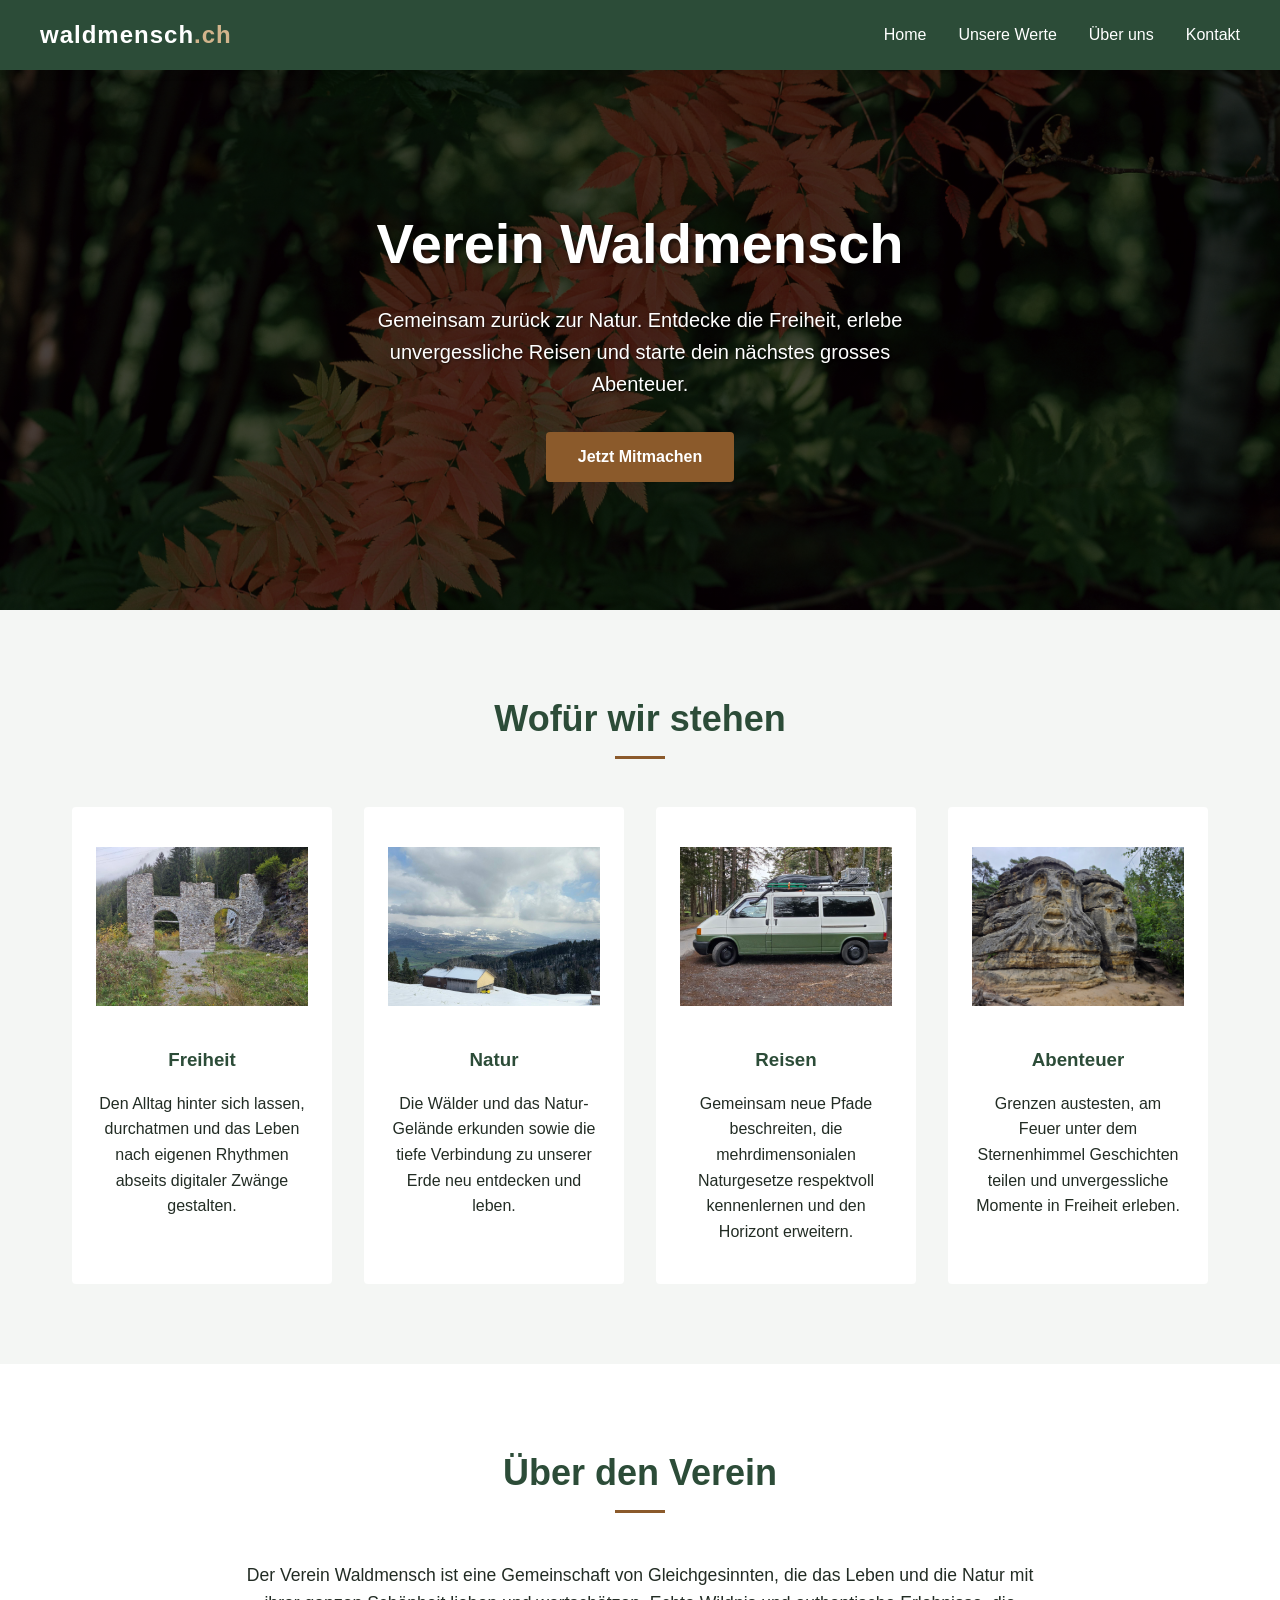
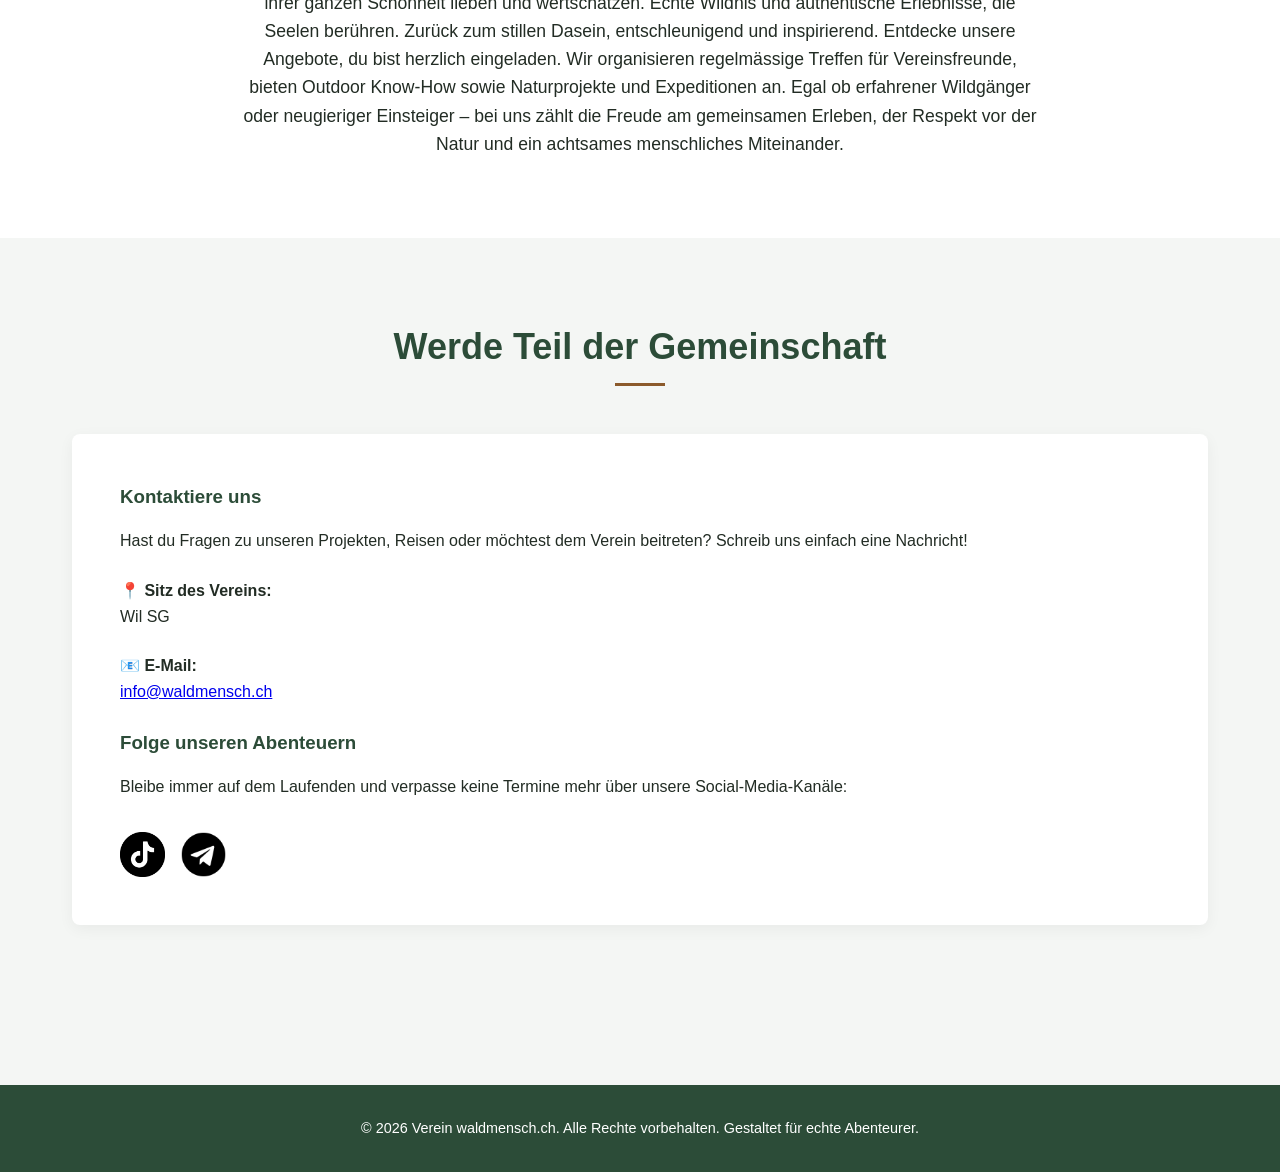
<file: index.html>
<!DOCTYPE html>
<html lang="de">

<head>
    <!-- Google tag (gtag.js) -->
    <script async src="https://www.googletagmanager.com/gtag/js?id=G-DN4YQ14HPF"></script>
    <script>
        window.dataLayer = window.dataLayer || [];
        function gtag() { dataLayer.push(arguments); }
        gtag('js', new Date());

        gtag('config', 'G-DN4YQ14HPF');
    </script>
    <meta charset="UTF-8">
    <meta name="description" content="Der Verein Waldmensch ist eine Gemeinschaft von Gleichgesinnten,
                    die das Leben und die Natur mit ihrer ganzen Schönheit lieben und wertschätzen.
                    Echte Wildnis und authentische Erlebnisse, die Seelen berühren. Zurück zum stillen Dasein,
                    entschleunigend und inspirierend.">
    <meta name="viewport" content="width=device-width, initial-scale=1.0">
    <title>Verein waldmensch.ch | Freiheit • Natur • Reisen • Abenteuer</title>
    <link rel="shortcut icon" type="image/png" href="img/logo.png">
    <link rel="stylesheet" href="style.css">
</head>

<body>

    <header>
        <div class="nav-container">
            <div class="logo">waldmensch<span>.ch</span></div>
            <nav>
                <ul>
                    <li><a href="#home">Home</a></li>
                    <li><a href="#werte">Unsere Werte</a></li>
                    <li><a href="#verein">Über uns</a></li>
                    <li><a href="#kontakt">Kontakt</a></li>
                </ul>
            </nav>
        </div>
    </header>

    <div class="hero" id="home">
        <h1>Verein Waldmensch</h1>
        <p>Gemeinsam zurück zur Natur. Entdecke die Freiheit, erlebe unvergessliche Reisen und starte dein nächstes
            grosses Abenteuer.</p>
        <a href="index.html" class="btn">Jetzt Mitmachen</a>
    </div>

    <section id="werte">
        <h2 class="section-title">Wofür wir stehen</h2>
        <div class="grid-pillars">
            <div class="pillar-card">
                <div class="pillar-icon">
                    <img src="img/2.jpg" alt="">
                </div>
                <h3>Freiheit</h3>
                <p>Den Alltag hinter sich lassen, durchatmen und das Leben nach eigenen Rhythmen abseits digitaler
                    Zwänge gestalten.</p>
            </div>
            <div class="pillar-card">
                <div class="pillar-icon">
                    <img src="img/3.jpg" alt="">
                </div>
                <h3>Natur</h3>
                <p>Die Wälder und das Natur-Gelände erkunden sowie die tiefe Verbindung zu unserer Erde neu entdecken
                    und leben.</p>
            </div>
            <div class="pillar-card">
                <div class="pillar-icon">
                    <img src="img/5.jpg" alt="">
                </div>
                <h3>Reisen</h3>
                <p>


                    Gemeinsam neue Pfade beschreiten, die mehrdimensonialen Naturgesetze respektvoll kennenlernen und
                    den Horizont erweitern.


                </p>
            </div>
            <div class="pillar-card">
                <div class="pillar-icon">
                    <img src="img-2/abenteuer.jpg" alt="">
                </div>
                <h3>Abenteuer</h3>
                <p>Grenzen austesten, am Feuer unter dem Sternenhimmel Geschichten teilen und unvergessliche Momente in
                    Freiheit erleben.</p>
            </div>
    </section>

    <section id="verein" style="background-color: #ffffff; max-width: 100%; width: 100%;">
        <div style="max-width: 1200px; margin: 0 auto; padding: 0 2rem;">
            <h2 class="section-title">Über den Verein</h2>
            <div class="about-content">
                <p>Der Verein Waldmensch ist eine Gemeinschaft von Gleichgesinnten,
                    die das Leben und die Natur mit ihrer ganzen Schönheit lieben und wertschätzen.
                    Echte Wildnis und authentische Erlebnisse, die Seelen berühren. Zurück zum stillen Dasein,
                    entschleunigend und inspirierend.
                    Entdecke unsere Angebote, du bist herzlich eingeladen. Wir organisieren regelmässige Treffen für
                    Vereinsfreunde,
                    bieten Outdoor Know-How sowie Naturprojekte und Expeditionen an. Egal ob erfahrener Wildgänger oder
                    neugieriger Einsteiger –
                    bei uns zählt die Freude am gemeinsamen Erleben, der Respekt vor der Natur und ein achtsames
                    menschliches Miteinander.</p>
            </div>
        </div>
    </section>

    <section id="kontakt">
        <h2 class="section-title">Werde Teil der Gemeinschaft</h2>
        <div class="contact-wrapper">
            <div class="contact-info">
                <h3>Kontaktiere uns</h3>
                <p>Hast du Fragen zu unseren Projekten, Reisen oder möchtest dem Verein beitreten? Schreib uns einfach
                    eine Nachricht!</p>

                <p><strong>📍 Sitz des Vereins:</strong><br>Wil SG</p>
                <p><strong>📧 E-Mail:</strong><br><a href="mailto:info@waldmensch.ch">info@waldmensch.ch</a></p>

                <h3>Folge unseren Abenteuern</h3>
                <p>Bleibe immer auf dem Laufenden und verpasse keine Termine mehr über unsere Social-Media-Kanäle:</p>
                <div class="social-links">
                    <a target="_blank" href="https://www.tiktok.com/@verein.waldmensch.ch" class="social-icon"
                        title="TikTok">
                        <img src="icon/tiktok.png" alt="">
                    </a>
                    <a target="_blank" href="https://t.me/+R5dr7fN7MV8zMzRk" class="social-icon" title="Telegram">
                        <img src="icon/telegram.png" alt="">
                    </a>
                    <!-- <a href="#" class="social-icon" title="Instagram">
                        <img src="icon/instagram.webp" alt="">
                    </a> -->
                </div>
            </div>
            <!--
            <div class="contact-form">
                <form action="#" method="POST" onsubmit="alert('Vielen Dank für deine Nachricht! Da die Website momentan noch rein lokal läuft, wird diese Nachricht noch nicht an einen Server gesendet. Sobald die Seite bei Hostpoint hochgeladen ist, kannst du hier ein Backend verknüpfen.'); return false;">
                    <div class="form-group">
                        <label for="name">Name</label>
                        <input type="text" id="name" name="name" placeholder="Dein Name" required>
                    </div>
                    <div class="form-group">
                        <label for="email">E-Mail-Adresse</label>
                        <input type="email" id="email" name="email" placeholder="deine.email@beispiel.ch" required>
                    </div>
                    <div class="form-group">
                        <label for="subject">Betreff</label>
                        <input type="text" id="subject" name="subject" placeholder="z.B. Mitgliedschaft, Reise-Anfrage" required>
                    </div>
                    <div class="form-group">
                        <label for="message">Deine Nachricht</label>
                        <textarea id="message" name="message" rows="5" placeholder="Schreib uns hier deine Nachricht..." required></textarea>
                    </div>
                    <button type="submit" class="btn">Nachricht senden</button>
                </form>
            </div>
        -->

        </div>
    </section>

    <footer>
        <p>&copy; 2026 Verein waldmensch.ch. Alle Rechte vorbehalten. Gestaltet für echte Abenteurer.</p>
    </footer>

</body>

</html>
</file>
<file: style.css>
:root {
    --primary: #2c4c38;
    --primary-light: #4a6b53;
    --secondary: #8b5a2b;
    --accent: #d2b48c;
    --bg-light: #f4f6f4;
    --text-dark: #222c24;
    --text-light: #ffffff;
}

* {
    box-sizing: border-box;
    margin: 0;
    padding: 0;
    font-family: 'Helvetica Neue', Arial, sans-serif;
}

body {
    background-color: var(--bg-light);
    color: var(--text-dark);
    line-height: 1.6;
}

header {
    background-linear-gradient: rgba(44, 76, 56, 0.9), rgba(44, 76, 56, 0.9);
    background-color: var(--primary);
    color: var(--text-light);
    padding: 1rem 2rem;
    position: sticky;
    top: 0;
    z-index: 1000;
    box-shadow: 0 2px 10px rgba(0, 0, 0, 0.1);
}

.nav-container {
    max-width: 1200px;
    margin: 0 auto;
    display: flex;
    justify-content: space-between;
    align-items: center;
}

.logo {
    font-size: 1.5rem;
    font-weight: bold;
    letter-spacing: 1px;
}

.logo span {
    color: var(--accent);
}

nav ul {
    display: flex;
    list-style: none;
    gap: 2rem;
}

nav a {
    color: var(--text-light);
    text-decoration: none;
    font-weight: 500;
    transition: color 0.3s;
}

nav a:hover {
    color: var(--accent);
}

.hero {
    background: linear-gradient(rgba(0, 0, 0, 0.7), rgba(0, 0, 0, 0.7)), url('img/6.JPG') no-repeat center center/cover;
    height: 60vh;
    display: flex;
    flex-direction: column;
    justify-content: center;
    align-items: center;
    color: var(--text-light);
    text-align: center;
    padding: 0 1rem;
}

.hero h1 {
    font-size: 3.5rem;
    margin-bottom: 1rem;
    text-shadow: 2px 2px 4px rgba(0, 0, 0, 0.6);
}

.hero p {
    font-size: 1.25rem;
    max-width: 600px;
    margin-bottom: 2rem;
    text-shadow: 1px 1px 2px rgba(0, 0, 0, 0.6);
}

.btn {
    background-color: var(--secondary);
    color: var(--text-light);
    padding: 0.75rem 2rem;
    border: none;
    border-radius: 4px;
    text-decoration: none;
    font-weight: bold;
    transition: background 0.3s;
    cursor: pointer;
}

.btn:hover {
    background-color: #724922;
}

section {
    padding: 5rem 2rem;
    max-width: 1200px;
    margin: 0 auto;
}

.section-title {
    text-align: center;
    font-size: 2.25rem;
    color: var(--primary);
    margin-bottom: 3rem;
    position: relative;
}

.section-title::after {
    content: '';
    display: block;
    width: 50px;
    height: 3px;
    background-color: var(--secondary);
    margin: 0.5rem auto 0;
}

.grid-pillars {
    display: grid;
    grid-template-columns: repeat(auto-fit, minmax(250px, 1fr));
    gap: 2rem;
}

.pillar-card {
    background: var(--text-light);
    padding: 2.5rem 1.5rem;
    border-radius: 4px;
    text-align: center;
    /* box-shadow: 0 4px 15px rgba(0, 0, 0, 0.05); */
    /* border-top: 4px solid var(--primary); */
    transition: transform 0.3s;
    width: 100%;
}



.pillar-icon {
    font-size: 3rem;
    margin-bottom: 1rem;
}

.pillar-icon img {
    max-width: 100%;
    object-fit: cover;
    aspect-ratio: 4/3;
}

.pillar-card h3 {
    margin-bottom: 1rem;
    color: var(--primary);
}

.about-content {
    text-align: center;
    max-width: 800px;
    margin: 0 auto;
    font-size: 1.1rem;
}

.contact-wrapper {
    display: grid;
    grid-template-columns: repeat(auto-fit, minmax(300px, 1fr));
    gap: 3rem;
    background: var(--text-light);
    padding: 3rem;
    border-radius: 8px;
    box-shadow: 0 4px 15px rgba(0, 0, 0, 0.05);
}

.contact-info h3 {
    color: var(--primary);
    margin-bottom: 1rem;
}

.contact-info p {
    margin-bottom: 1.5rem;
}

.social-links {
    display: flex;
    gap: 1rem;
    margin-top: 2rem;
}

.social-icon {
    display: inline-flex;
    align-items: center;
    justify-content: center;
    width: 45px;
    /* padding: 0px 24px 0px 24px; */
    height: 45px;
    /* background-color: var(--primary); */
    /* color: var(--text-light); */
    /* border-radius: 50%; */
    text-decoration: none;
    font-size: 1.2rem;
    transition: background 0.3s, transform 0.3s;
}

.social-icon img {
    width: 100%;
}

.social-icon:hover {
    /* background-color: var(--secondary); */
    transform: scale(1.1);
}

form {
    display: flex;
    flex-direction: column;
    gap: 1.25rem;
}

.form-group {
    display: flex;
    flex-direction: column;
    gap: 0.5rem;
}

label {
    font-weight: 500;
    color: var(--primary);
}

input,
textarea {
    padding: 0.75rem;
    border: 1px solid #ccc;
    border-radius: 4px;
    font-size: 1rem;
    background-color: var(--bg-light);
}

input:focus,
textarea:focus {
    outline: 2px solid var(--primary-light);
}

footer {
    background-color: var(--primary);
    color: var(--text-light);
    text-align: center;
    padding: 2rem;
    margin-top: 5rem;
    font-size: 0.9rem;
}

@media (max-width: 768px) {
    .nav-container {
        flex-direction: column;
        gap: 1rem;
    }

    nav ul {
        gap: 1rem;
    }

    .hero h1 {
        font-size: 2.5rem;
    }

    .contact-wrapper {
        padding: 1.5rem;
    }
}
</file>
